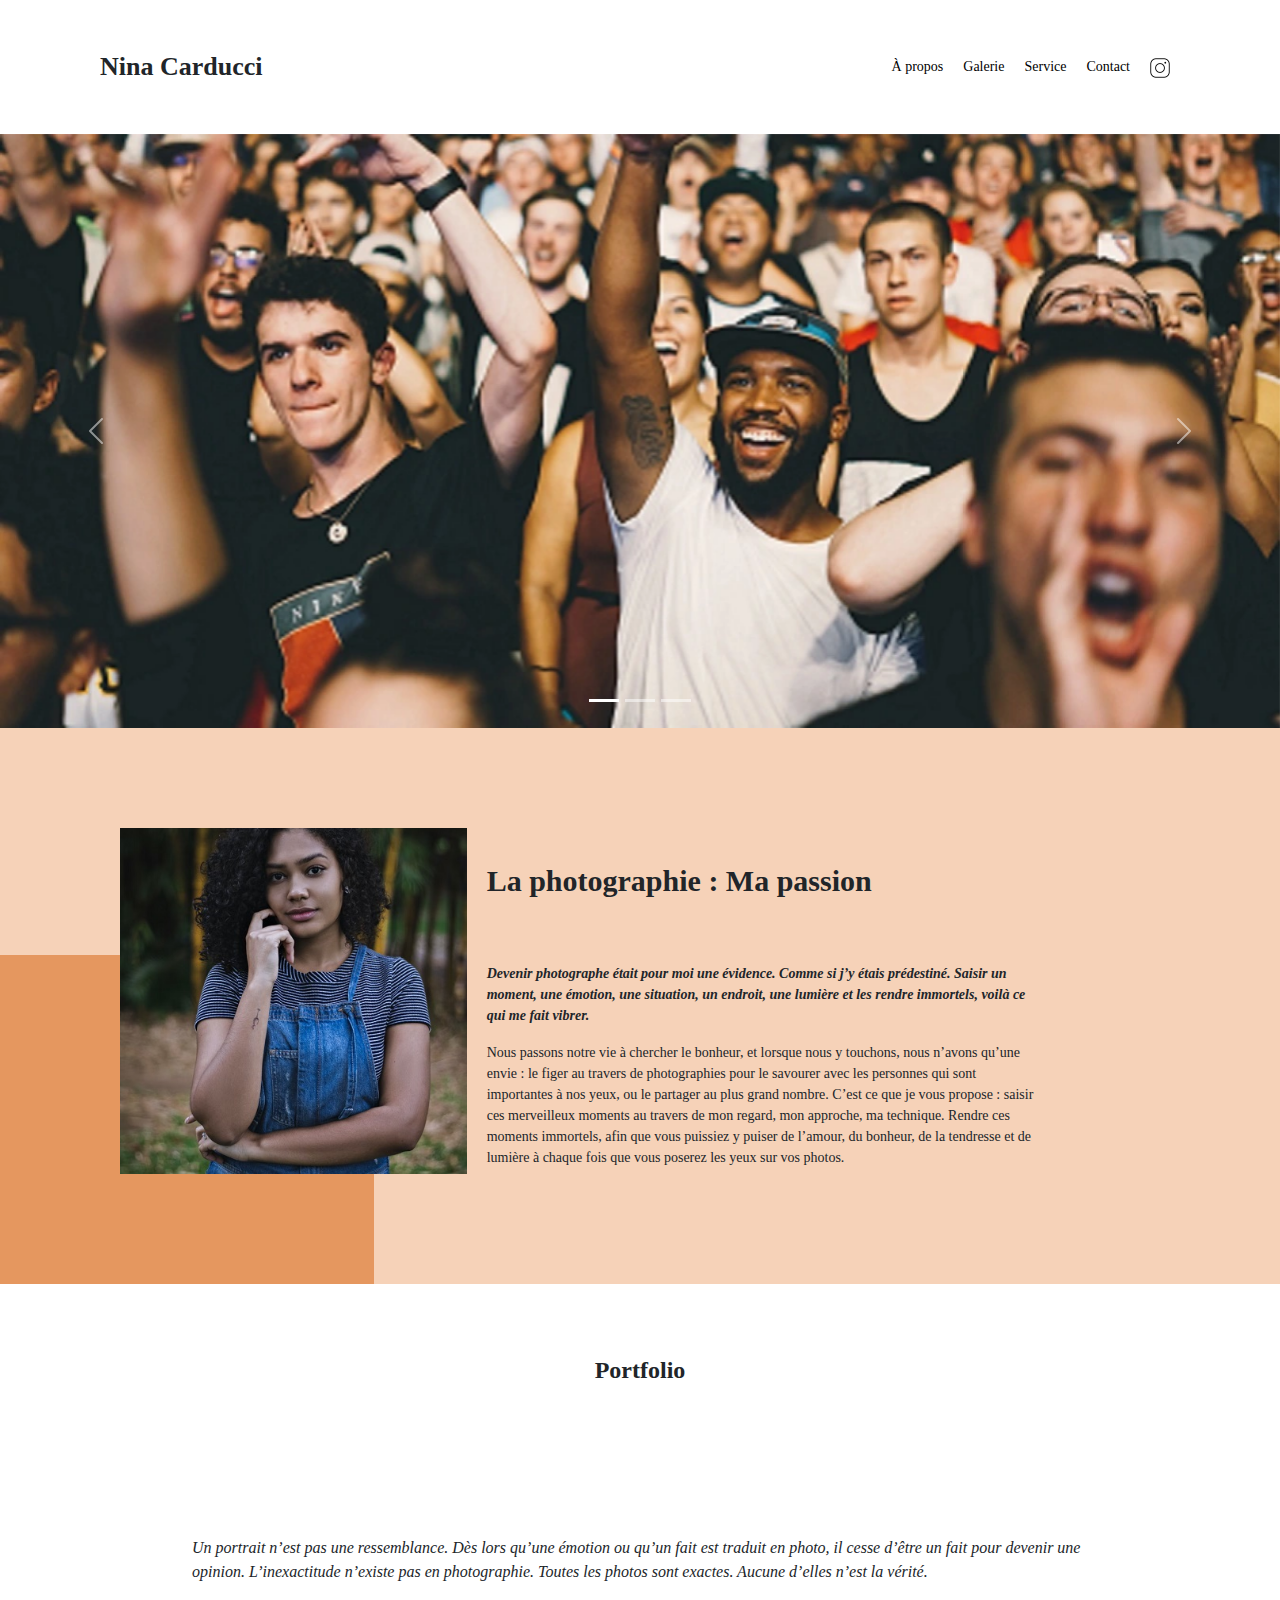
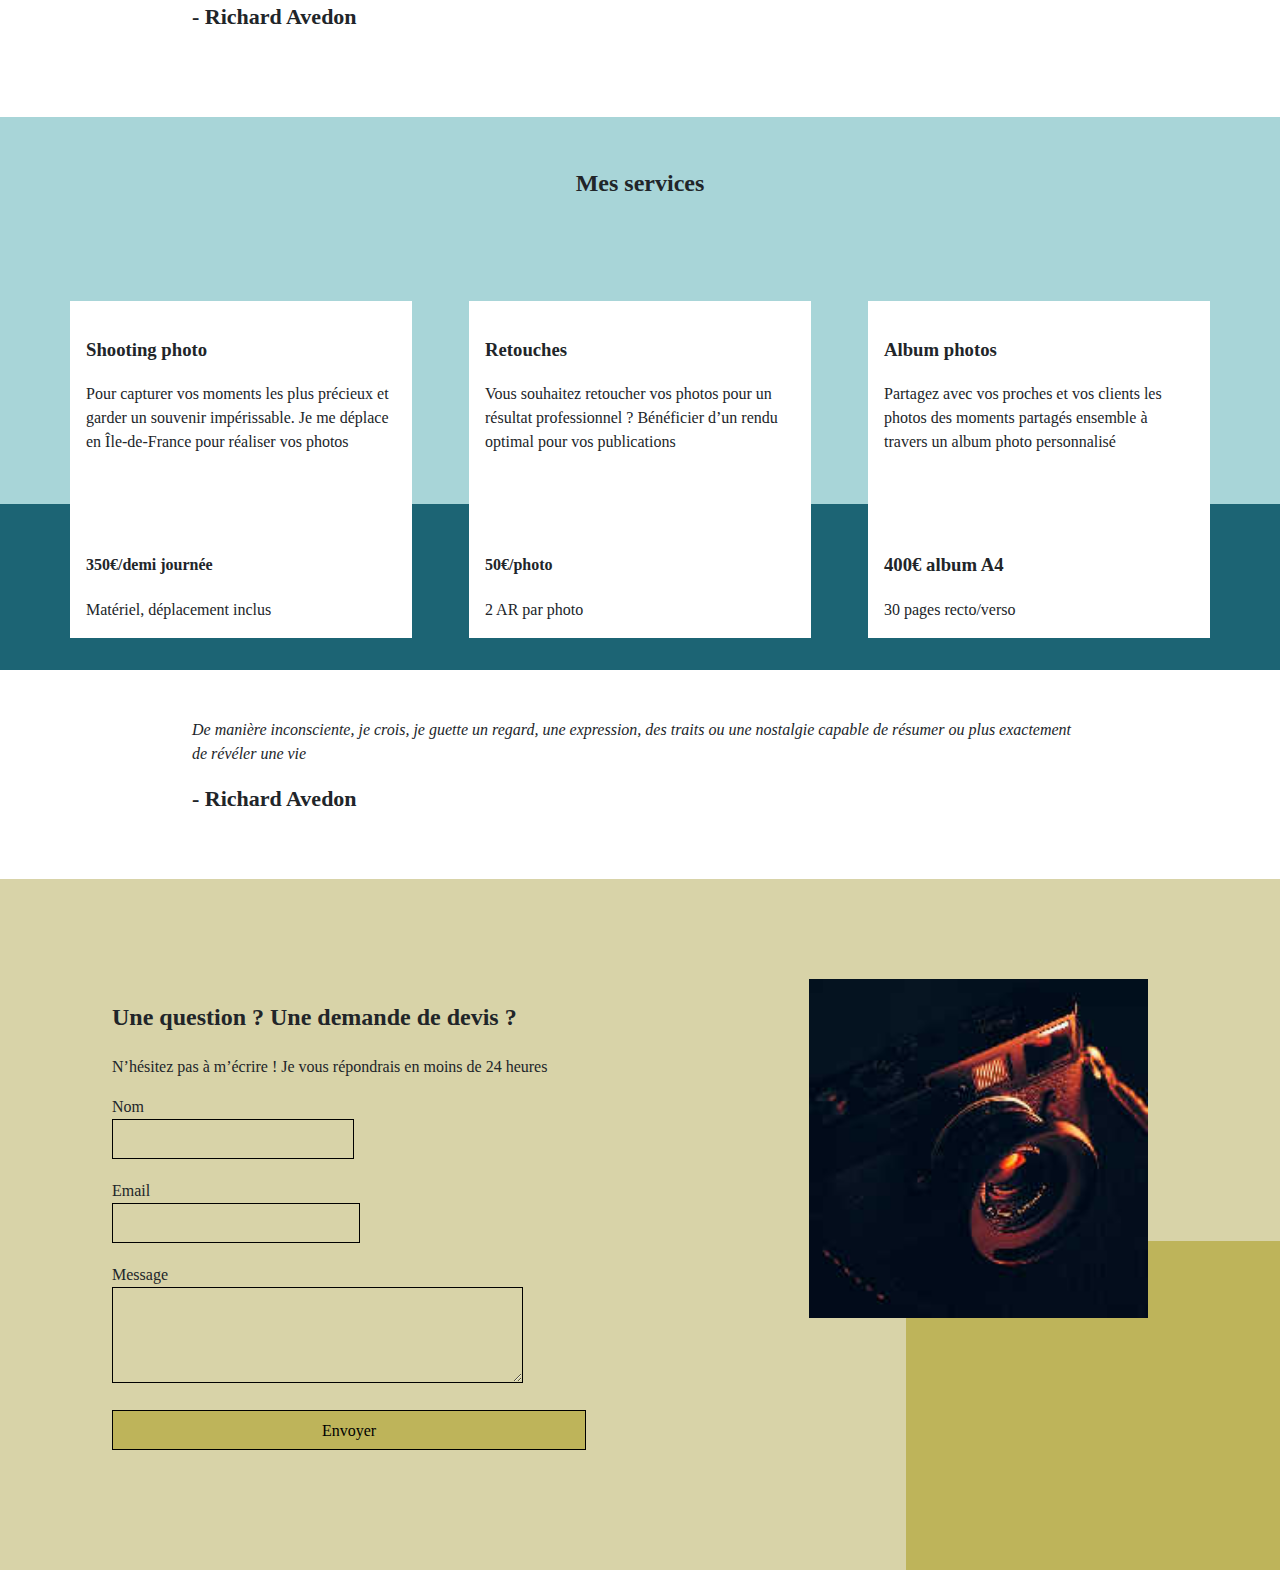
<file: index.html>
<!DOCTYPE html>
<html lang="fr">

<head>
  <meta charset="UTF-8" />
  <meta name="viewport" content="width=device-width, initial-scale=1.0" />
	<link rel="preconnect" href="https://fonts.googleapis.com">
	<link rel="preconnect" href="https://fonts.gstatic.com" crossorigin>
	<link rel="preload"
		href="https://fonts.googleapis.com/css2?family=Inter&family=Spectral:ital,wght@0,400;1,300;1,400;1,800&display=swap"
		as="stylesheet">
	<link rel="stylesheet" href="./assets/bootstrap/bootstrap.min.css">
	<link rel="stylesheet" href="./assets/style.css">
  <meta name="description" content="Photographe professionelle sur Bordeaux. Tarifs, Informations." />
  <title>Nina - Photographe Bordeaux</title>
  <meta property="og:type" content="website" />
  <meta property="og:url" content="https://www.cheikh-hussein.com/nina/" />
  <meta property="og:image" content="https://www.cheikh-hussein.com/nina/assets/images/nina.webp" />
  <meta property="og:description" content="Photographe professionelle sur Bordeaux. Tarifs, Informations." />
  <meta name="twitter:card" content="summary" />
  <meta name="twitter:site" content="https://www.cheikh-hussein.com/nina/" />
  <meta name="twitter:title" content="Nina Carducci, Photographe professionelle" />
  <meta name="twitter:description" content="Photographe professionelle sur Bordeaux. Tarifs, Informations." />
  <meta name="twitter:image" content="https://www.cheikh-hussein.com/nina/assets/images/nina.webp" />
  <script type="application/ld+json">
      {
        "@context": "https://schema.org",
        "@type": "ProfessionalService",
        "name": "Nina Carducci",
        "telephone": "+33 5 56 67 78 89",
        "image": "./assets/images/nina.jpg",
        "priceRange": "€",
        "url": "https://www.cheikh-hussein.com/nina/",
        "address": {
          "@type": "PostalAddress",
          "streetAddress": "68 avenue Alsace-Lorraine",
          "addressLocality": "Bordeaux",
          "postalCode": "33200",
          "addressCountry": "FR"
        },
        "geo": {
          "@type": "GeoCoordinates",
          "latitude": 44.8465743,
          "longitude": -0.6065364999999999
        },
        "openingHoursSpecification": {
          "@type": "OpeningHoursSpecification",
          "dayOfWeek": ["Monday", "Tuesday", "Wednesday", "Thursday", "Friday"],
          "opens": "10:00",
          "closes": "19:00"
        }
      }
    </script>
</head>

<body>
  <header class="top-header">
    <h1 class="name">Nina Carducci</h1>
    <nav class="nav">
      <ul>
        <li><a href="#about">À propos</a></li>
        <li><a href="#gallery">Galerie</a></li>
        <li><a href="#services">Service</a></li>
        <li><a href="#contact">Contact</a></li>
        <li>
          <a class="social-link" href="https://www.instagram.com/ninacarducci.photo/?hl=fr" target="_blank"><img
              src="assets/images2/instagram.png" alt="image instagram" /></a>
        </li>
      </ul>
    </nav>
  </header>
  <article id="header">
    <div id="carouselExampleIndicators" class="carousel slide" data-bs-ride="carousel">
      <div class="carousel-indicators">
        <button type="button" data-bs-target="#carouselExampleIndicators" data-bs-slide-to="0" class="active"
          aria-current="true" aria-label="Slide 1"></button>
        <button type="button" data-bs-target="#carouselExampleIndicators" data-bs-slide-to="1"
          aria-label="Slide 2"></button>
        <button type="button" data-bs-target="#carouselExampleIndicators" data-bs-slide-to="2"
          aria-label="Slide 3"></button>
      </div>
      <div class="carousel-inner">
        <div class="carousel-item active">
          <img src="./assets/imagesmobile/imagesmobile/nicholas-green-nPz8akkUmDI-unsplash.webp" srcset="
                ./assets/imagesmobile/slider/nicholas-green-nPz8akkUmDI-unsplash.webp  767w,
                ./assets/images2/slider/nicholas-green-nPz8akkUmDI-unsplash.webp      1280w
              " sizes="(max-width: 767px) 767px,
              1280px"  class="d-block w-100" alt="Photo Nicholas Green" width="1900" height="879"
            style="max-width: 100%; height: auto;" />

        </div>
        <div class="carousel-item">
          <img src="./assets/imagesmobile/slider/ryoji-iwata-wUZjnOv7t0g-unsplash.webp" srcset="
          ./assets/imagesmobile/slider/ryoji-iwata-wUZjnOv7t0g-unsplash.webp  767w,
          ./assets/images2/slider/ryoji-iwata-wUZjnOv7t0g-unsplash.webp      1280w
        " sizes="(max-width: 767px) 767px ,
        1280px"  class="d-block w-100" alt="Photo Ryoji Iwata" width="1900" height="879"
            style="max-width: 100%; height: auto;" />
        </div>
        <div class="carousel-item">
          <img src="./assets/imagesmobile/slider/edward-cisneros-3_h6-1NPDGw-unsplash.webp" srcset="
                ./assets/imagesmobile/slider/edward-cisneros-3_h6-1NPDGw-unsplash.webp  767w,
                ./assets/images2/slider/edward-cisneros-3_h6-1NPDGw-unsplash.webp      1280w
              " sizes="(max-width: 767px) 767px,
              1280px" class="d-block w-100" alt="Photo Edward Cisneros" width="1900" height="879"
            style="max-width: 100%; height: auto;" />
        </div>
      </div>
      <button class="carousel-control-prev" type="button" data-bs-target="#carouselExampleIndicators"
        data-bs-slide="prev">
        <span class="carousel-control-prev-icon" aria-hidden="true"></span>
      </button>
      <button class="carousel-control-next" type="button" data-bs-target="#carouselExampleIndicators"
        data-bs-slide="next">
        <span class="carousel-control-next-icon" aria-hidden="true"></span>
      </button>
    </div>
  </article>
  <section id="about">
    <div class="picture left">
      <img src="./assets/images2/nina.jpg" alt="Nina Photographe" />
    </div>
    <article id="about-me">
      <h2 class="about-me__title">La photographie : Ma passion</h2>
      <p class="about-me__introduction">
        Devenir photographe était pour moi une évidence. Comme si j’y étais
        prédestiné. Saisir un moment, une émotion, une situation, un endroit,
        une lumière et les rendre immortels, voilà ce qui me fait vibrer.
      </p>
      <p>
        Nous passons notre vie à chercher le bonheur, et lorsque nous y
        touchons, nous n’avons qu’une envie : le figer au travers de
        photographies pour le savourer avec les personnes qui sont importantes
        à nos yeux, ou le partager au plus grand nombre. C’est ce que je vous
        propose : saisir ces merveilleux moments au travers de mon regard, mon
        approche, ma technique. Rendre ces moments immortels, afin que vous
        puissiez y puiser de l’amour, du bonheur, de la tendresse et de
        lumière à chaque fois que vous poserez les yeux sur vos photos.
      </p>
    </article>
  </section>
  <div id="gallery">
    <h2 class="title">Portfolio</h2>
    <div class="container py-3">
      <div class="gallery" style="display: none">
        <img data-gallery-tag="Concert" class="gallery-item"
          src="./assets/images2/gallery/concerts/aaron-paul-wnX-fXzB6Cw-unsplash.webp" srcset="
              ./assets/imagesmobile/gallery/concerts/aaron-paul-wnX-fXzB6Cw-unsplash.webp 767w,
              ./assets/images2/gallery/concerts/aaron-paul-wnX-fXzB6Cw-unsplash.webp
            " sizes="(max-width: 767px) 767px,
                 1280px" alt="Photo Concert Aaron Paul" />
        <img data-gallery-tag="Entreprises" class="gallery-item"
          src="./assets/images2/gallery/entreprise/ali-morshedlou-WMD64tMfc4k-unsplash.webp" srcset="
              ./assets/imagesmobile/gallery/entreprise/ali-morshedlou-WMD64tMfc4k-unsplash.jpg 767w,
              ./assets/images2/gallery/entreprise/ali-morshedlou-WMD64tMfc4k-unsplash.webp
            " sizes="(max-width: 767px) 767px,
            1280px" alt="Photo Entreprise Ali Morshedlou" />
        <img data-gallery-tag="Entreprises" class="gallery-item"
          src="./assets/images2/gallery/entreprise/jason-goodman-tHO1_OuKbg0-unsplash.webp" srcset="
              ./assets/imagesmobile/gallery/entreprise/jason-goodman-tHO1_OuKbg0-unsplash.jpg 767w,
              ./assets/images2/gallery/entreprise/jason-goodman-tHO1_OuKbg0-unsplash.webp
            " sizes="(max-width: 767px) 767px,
            1280px" alt="Photo Entreprise Jason Goodman" />
        <img data-gallery-tag="Mariages" class="gallery-item"
          src="./assets/images2/gallery/mariage/hannah-busing-RvF2R_qMpRk-unsplash.webp" srcset="
              ./assets/imagesmobile/gallery/mariage/hannah-busing-RvF2R_qMpRk-unsplash.jpg 767w,
              ./assets/images2/gallery/mariage/hannah-busing-RvF2R_qMpRk-unsplash.webp
            " sizes="(max-width: 767px) 767px,
            1280px" alt="Mariage Hannah Busing" />
        <img data-gallery-tag="Portrait" class="gallery-item"
          src="./assets/images2/gallery/portraits/ade-tunji-rVkhWWZFAtQ-unsplash.webp" srcset="
              ./assets/imagesmobile/gallery/portraits/ade-tunji-rVkhWWZFAtQ-unsplash.jpg 767w,
              ./assets/images2/gallery/portraits/ade-tunji-rVkhWWZFAtQ-unsplash.webp
            " sizes="(max-width: 767px) 767px,
            1280px" alt="Portrait Ade Tunji" />
        <img data-gallery-tag="Mariages" class="gallery-item"
          src="./assets/images2/gallery/mariage/jakob-owens-SiniLJkXhMc-unsplash.webp" srcset="
              ./assets/imagesmobile/gallery/mariage/jakob-owens-SiniLJkXhMc-unsplash.jpg 767w,
              ./assets/images2/gallery/mariage/jakob-owens-SiniLJkXhMc-unsplash.webp
            " sizes="(max-width: 767px) 767px,
            1280px" alt="Mariage Jakob Owens" />
        <img data-gallery-tag="Portrait" class="gallery-item"
          src="./assets/images2/gallery/portraits/nino-van-prattenburg--443cl1uR_8-unsplash.webp" srcset="
              ./assets/imagesmobile/gallery/portraits/nino-van-prattenburg--443cl1uR_8-unsplash.jpg 767w,
              ./assets/images2/gallery/portraits/nino-van-prattenburg--443cl1uR_8-unsplash.webp
            " sizes="(max-width: 767px) 767px,
            1280px" alt="Portrait Nino Van Prattenburg" />
        <img data-gallery-tag="Concert" class="gallery-item"
          src="./assets/images2/gallery/concerts/austin-neill-hgO1wFPXl3I-unsplash.webp" srcset="
              ./assets/imagesmobile/gallery/concerts/austin-neill-hgO1wFPXl3I-unsplash.jpg 767w,
              ./assets/images2/gallery/concerts/austin-neill-hgO1wFPXl3I-unsplash.webp
            " sizes="(max-width: 767px) 767px,
            1280px" alt="Concert Austin Neill" />
        <img data-gallery-tag="Entreprises" class="gallery-item"
          src="./assets/images2/gallery/entreprise/mateus-campos-felipe-Fsgzm8N0hIY-unsplash.webp" srcset="
              ./assets/imagesmobile/gallery/entreprise/mateus-campos-felipe-Fsgzm8N0hIY-unsplash.jpg 767w,
              ./assets/images2/gallery/entreprise/mateus-campos-felipe-Fsgzm8N0hIY-unsplash.webp
            " sizes="(max-width: 767px) 767px,
            1280px" alt="Photo Entreprise Mateus Campos Felipe" />
      </div>
    </div>
    <div class="quote">
      <figure>
        <blockquote class="quote__text">
          Un portrait n’est pas une ressemblance. Dès lors qu’une émotion ou
          qu’un fait est traduit en photo, il cesse d’être un fait pour
          devenir une opinion. L’inexactitude n’existe pas en photographie.
          Toutes les photos sont exactes. Aucune d’elles n’est la vérité.
        </blockquote>
        <figcaption class="quote__author">- Richard Avedon</figcaption>
      </figure>
    </div>
  </div>
  <div id="services">
    <h2 class="title">Mes services</h2>
    <div class="container">
      <div class="service">
        <div class="service__description">
          <h3>Shooting photo</h3>
          <p>
            Pour capturer vos moments les plus précieux et garder un souvenir
            impérissable. Je me déplace en Île-de-France pour réaliser vos
            photos
          </p>
        </div>
        <div class="service__price">
          <h4>350€/demi journée</h4>
          <span>Matériel, déplacement inclus</span>
        </div>
      </div>
      <div class="service">
        <div class="service__description">
          <h3>Retouches</h3>
          <p>
            Vous souhaitez retoucher vos photos pour un résultat professionnel
            ? Bénéficier d’un rendu optimal pour vos publications
          </p>
        </div>
        <div class="service__price">
          <h4>50€/photo</h4>
          <span>2 AR par photo</span>
        </div>
      </div>
      <div class="service">
        <div class="service__description">
          <h3>Album photos</h3>
          <p>
            Partagez avec vos proches et vos clients les photos des moments
            partagés ensemble à travers un album photo personnalisé
          </p>
        </div>
        <div class="service__price">
          <h3>400€ album A4</h3>
          <span>30 pages recto/verso</span>
        </div>
      </div>
    </div>
  </div>
  <div class="quote">
    <figure>
      <blockquote>
        <span class="quote__text">De manière inconsciente, je crois, je guette un regard, une
          expression, des traits ou une nostalgie capable de résumer ou plus
          exactement de révéler une vie</span>
      </blockquote>
      <figcaption class="quote__author">- Richard Avedon</figcaption>
    </figure>
  </div>
  <div id="contact">
    <div class="container">
      <div class="form-container">
        <h2>Une question ? Une demande de devis ?</h2>
        <p>
          N’hésitez pas à m’écrire ! Je vous répondrais en moins de 24 heures
        </p>
        <form action="/lol" method="post">
          <label for="name">Nom <input type="text" name="nom" id="nom" /></label>
          <label for="email">Email
            <input type="email" name="email" id="email" autocomplete="off" /></label>
          <label for="input">Message
            <textarea name="message" id="message" cols="30" rows="10"></textarea>
          </label>
          <input type="submit" value="Envoyer" />
        </form>
      </div>
      <div class="picture right">
        <img src="./assets/images2/camera.jpg" alt="Appareil Photo" />
      </div>
    </div>
  </div>

	<script src="https://cdnjs.cloudflare.com/ajax/libs/jquery/3.6.4/jquery.min.js"
		integrity="sha512-pumBsjNRGGqkPzKHndZMaAG+bir374sORyzM3uulLV14lN5LyykqNk8eEeUlUkB3U0M4FApyaHraT65ihJhDpQ=="
		crossorigin="anonymous" referrerpolicy="no-referrer"></script>
	<script async src="https://cdn.jsdelivr.net/npm/bootstrap@5.2.3/dist/js/bootstrap.bundle.min.js"
		integrity="sha384-kenU1KFdBIe4zVF0s0G1M5b4hcpxyD9F7jL+jjXkk+Q2h455rYXK/7HAuoJl+0I4" crossorigin="anonymous">
		</script>
	<script src="./assets/maugallery.js"></script>
</body>

</html>
</file>
<file: assets/style.css>
body {max-width: 1920px;margin: auto;}* {font-family: 'Inter';font-style: normal;}.top-header {background-color: white;position: sticky;top:0;z-index: 1000;display: flex;justify-content: space-between;padding-inline: 100px;padding-block: 30px;align-items: center;}.top-header .name {font-size: 26px;}.nav ul {display: flex;list-style-type: none;font-size: 14px;margin-bottom: 0;}.nav li {padding-inline: 10px;}.nav a {text-decoration: none;color: #000 }.social-link img {width: 20px;}#about {display: flex;background-color: #F6D2B8;padding-inline: 100px;padding-block: 100px;position: relative;}.picture.left::before {content: ' ';background-color: #E5975F;width: 374px;height: 329px;position: absolute;bottom: 0;left: 0;z-index: -1;}.picture {flex: 1;margin: 0 20px;z-index: 0;}.picture img {width: 100%; object-fit:cover}#about-me {flex: 2 }.about-me__title {margin-top: 1em;margin-bottom: 60px;font-size: 30px;}.about-me__introduction {font-family: 'Spectral';font-weight: 800;font-style: italic;width: 60%;}#about-me p {width: 80%;font-size: 14px;}.title{text-align: center;padding-block: 2em;}.gallery .nav {justify-content: center;}.nav-pills .nav-link.active-tag, .nav-pills .show > .nav-link {color: #fff;background-color: #BEB45A;border-radius:0 ;}.nav-pills .nav-link {color: #000 }.item-column {position: relative;margin-bottom: 0 !important;padding: 0;}.item-column::after{content: "";display: block;padding-bottom: 100%;}.gallery-item {position: absolute;width:100%;height:100%;padding: .5em;object-fit:cover}.mg-prev, .mg-next {width: 30px;height: 30px;border-radius: 00%;justify-content: center;align-items: center;display: flex;font-size: 24px;}.quote {font-family: 'Spectral';font-style: italic;width: 70%;margin: auto;padding-block: 3em;}.quote__text {font-family: Spectral;font-style: italic;font-weight: 300;}.quote__author {font-family: Spectral;font-weight: 800;font-size: 22px;}#services {margin: auto;background-color: #A8D5D8 ;position: relative;}#services .container::before{content: ' ';background-color: #1C6474;position: absolute;width: 100%;height: 30%;bottom: 0;left: 0;z-index: 0;}#services .container {justify-content: space-between;display: flex;padding : 2em 0;}.service {background-color: white;max-width: 390px;width: 30%;height: 337px;padding: 1em;display: flex;flex-direction: column;justify-content: space-between;z-index: 1;}#contact {margin: auto;background-color: #D8D3A8 ;position: relative;padding-inline: 100px;padding-block: 100px;}#contact .container {display: flex;}.picture.right::before {content: ' ';background-color: #BEB45A;width: 374px;height: 329px;position: absolute;bottom: 0;right: 0;z-index: -1;}.form-container {flex : 2;}form {display: flex;flex-direction: column;width: 70%;align-items: flex-start;}form input {width: 100%;background-color: transparent;border: solid 1px;height: 2.5em;margin-bottom: 20px;}form textarea {width: 100%;background-color: transparent;border: solid 1px;height: 5em;line-height: 2.5em;font-size: 1.2em;margin-bottom: 20px;}input[type="submit"] {background-color: #BEB45A;padding: .5em 1em }@media all and (max-width: 1180px) {.picture {flex : 2;}#about, #contact .container {align-items: center;}.about-me__title {margin-top: 0;margin-bottom: 1em;}#about-me h6, #about-me p {width: 100%;}}@media all and (max-width: 1000px) {#about{flex-direction: column;}.picture {width: 50%;}.picture.left::before {width: 100%;height: 30%;position: absolute;bottom: auto;top: 0;left: 0;z-index: -1;}.about-me__title{text-align: center;margin-top: 1em;}#services .container {flex-direction: column;}.service {width: 100%;max-width: 100%;height: auto;margin: 2em 0 }.service__description{margin-bottom: 1em;}#services .container::before{width: 30%;height: 100%;bottom: 0;right: 0;left: auto;z-index: 0;}#contact .container {flex-direction: column;}#contact .picture.right {margin-top: 1em;}.picture.right::before {width: 100%;height: 30%;position: absolute;bottom: 0;right: 0;z-index: -1;}}@media all and (max-width: 650px) {.top-header {flex-direction: column;padding-inline: 0;}.top-header .nav, .top-header .nav ul {width: 100%;padding: 0 0 0 0;}.top-header .nav li {flex: 1;padding-block: 1em;text-align: center;}.picture.left::before, .picture.right::before {height: 150px;}#services .container {align-items: center;}.service {max-width: 90%;}#about, #contact {padding-inline: 2em;padding-block: 2em;}form {width: 100%;}.picture {width: 80%;}img {object-fit:cover}span.visually-hidden{display:none}}
</file>
